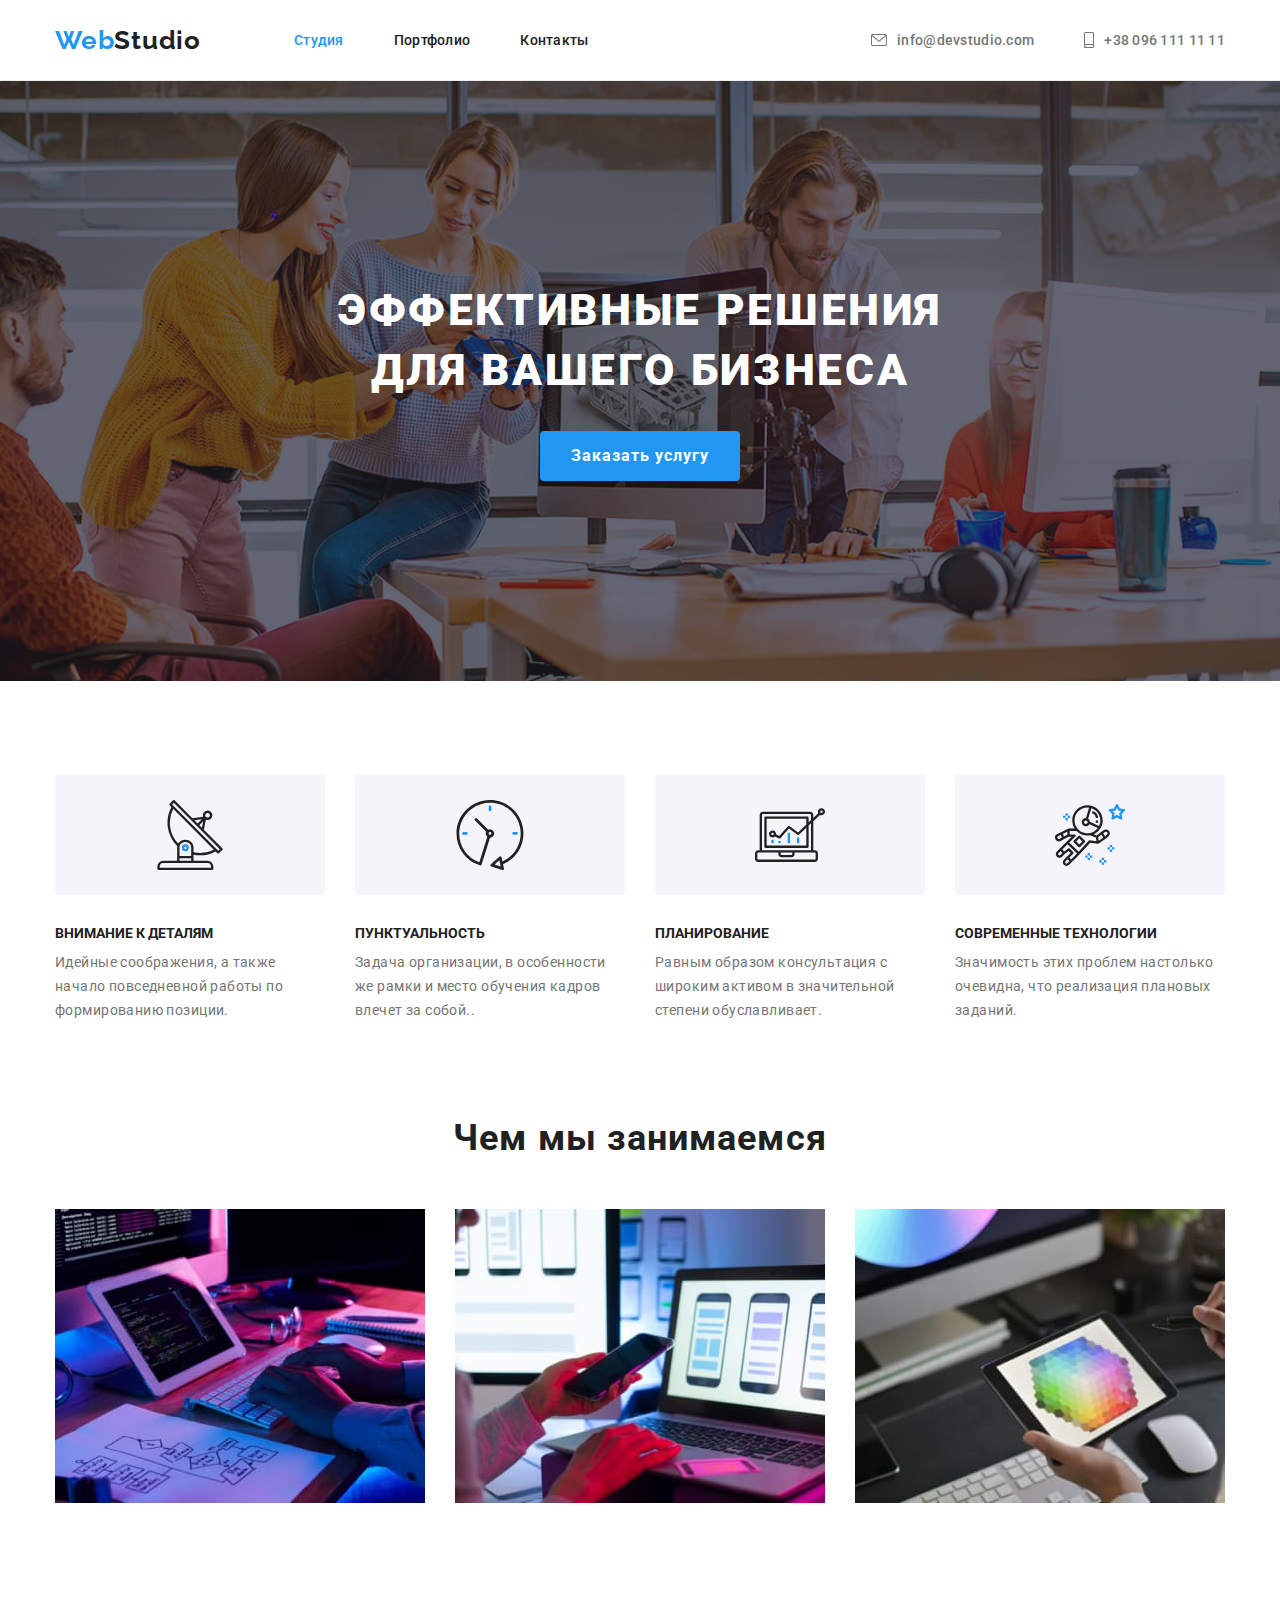
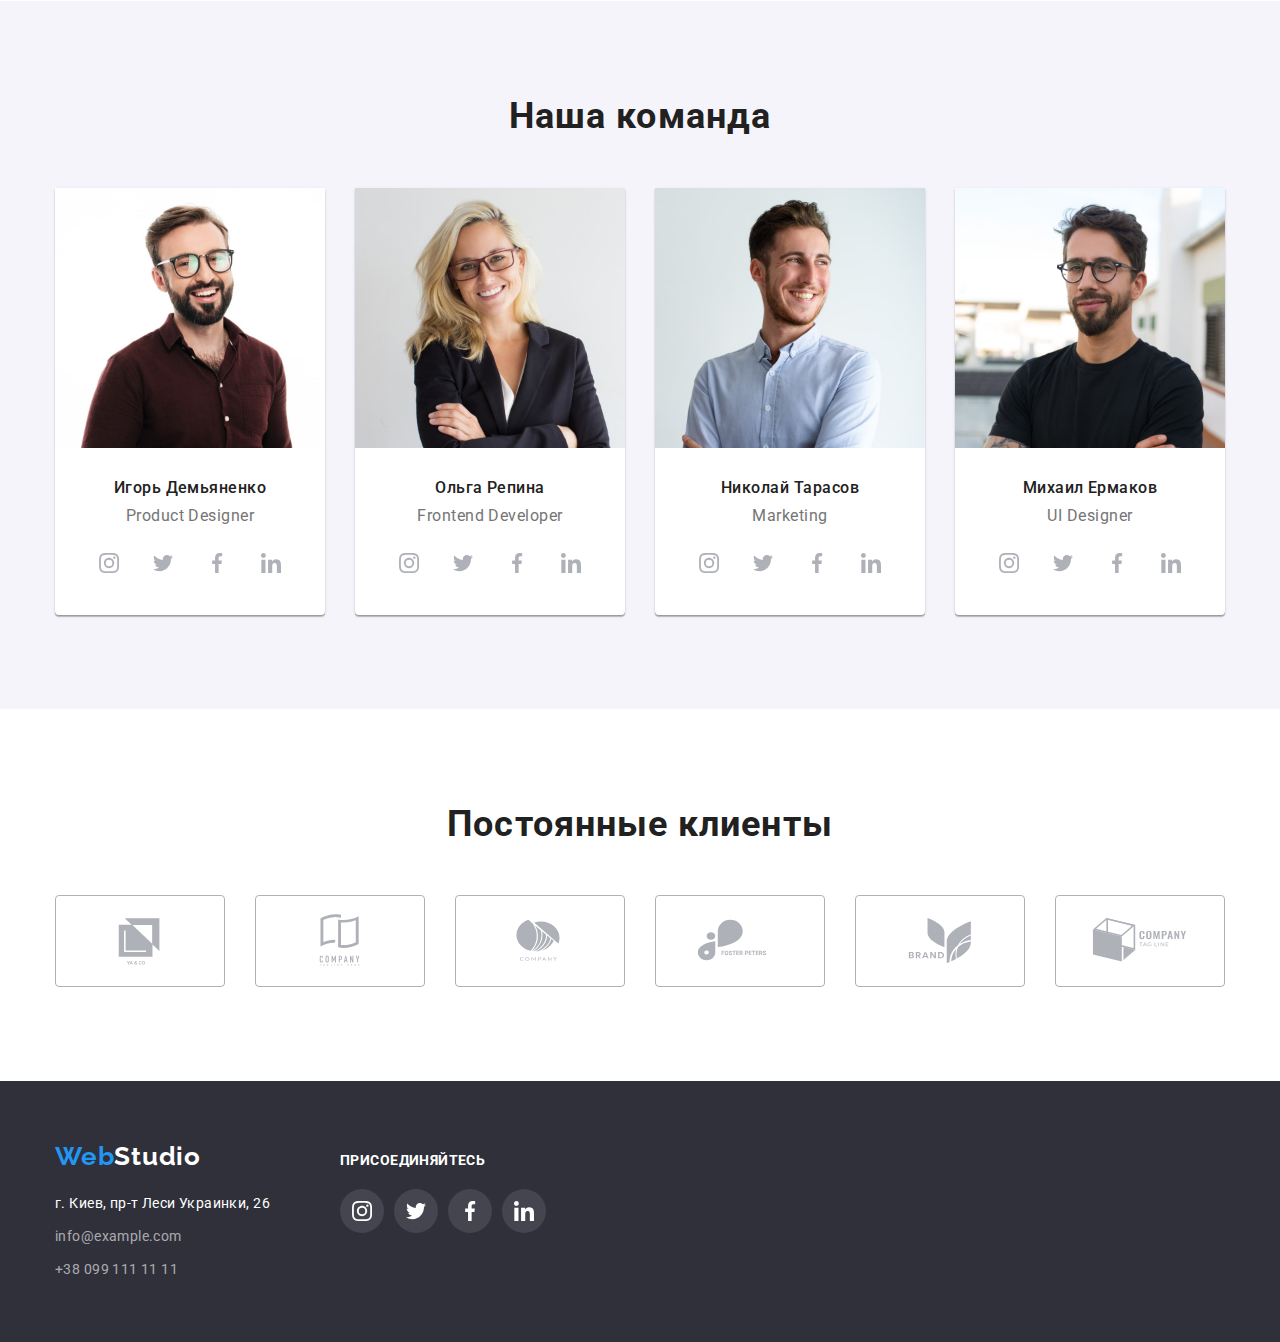
<file: index.html>
<!DOCTYPE html>
<html lang="ru">
<head>
    <meta charset="UTF-8">
    <meta http-equiv="X-UA-Compatible" content="IE=edge">
    <meta name="viewport" content="width=device-width, initial-scale=1.0">
    <title>Web Studio</title>
    <link rel="preconnect" href="https://fonts.gstatic.com">
    <link href=" https://fonts.googleapis.com/css2?family=Raleway:wght@700&family=Roboto:wght@400;500;700;900&display=swap " rel = " stylesheet " >
    <link rel="stylesheet" href="https://cdnjs.cloudflare.com/ajax/libs/modern-normalize/1.0.0/modern-normalize.min.css"/>
    <link rel="stylesheet" href="./css/styles.css"/>
</head>
<body>
  <header class="page-header">
    <div class="container">
      <nav class="nav-header">
          <a href="./index.html" class="log-hdr logo-font"><span class="blue-text">Web</span>Studio</a>
          <ul class="list menu">
              <li class="menu-item"><a class="link header-link-hight active" href="index.html">Студия</a></li>
              <li class="menu-item"><a class="link header-link-hight" href="portfolio.html">Портфолио</a></li>
              <li class="menu-item"><a class="link header-link-hight" href="">Контакты</a></li>
          </ul>
      </nav>       
          <ul class="list menu header-contacts" >
              <li class="menu-item">
                <a class="link header-link-hight grey-text" href="">
                  <svg class="hdr-icon-mail"><use href="./img/icons/sprite.svg#icon-envelope"></use></svg>
                   info@devstudio.com</a>
              </li>
              <li class="menu-item">
                <a class="link header-link-hight grey-text" href="">
                  <svg class="hdr-icon-tel"><use href="./img/icons/sprite.svg#icon-smartphone"></use></svg>
                  +38 096 111 11 11</a>
              </li>
          </ul>
    </div>
  </header>
    <main>
      <section class="main-dark-bg">
         <div class="main-hero hero section-hero">       
          <h1 class="main-title">ЭФФЕКТИВНЫЕ РЕШЕНИЯ<br>ДЛЯ ВАШЕГО БИЗНЕСА</h1>
          <button type="button" class="main-button blue-background">Заказать услугу</button>
        </div>
      </section>
      <section class="section">
        <div class="container ">
          <h2 class="title-invisible">НАШИ ПРЕИМУЩЕСТВА</h2>
          <ul class="list cards-icon-text">
            <li class="card-li-item">
              <div class="card-icon">
                <svg class="card-icons-svg"><use class="" href="./img/icons/sprite.svg#icon-antenna"></use></svg>
              </div>
              <div class="card-content ">
                <h3 class="title-card-content">ВНИМАНИЕ К ДЕТАЛЯМ</h3>
                <p class="text-card-content">Идейные соображения, а также начало повседневной работы по формированию позиции.</p>
              </div>
            </li>
            <li class="card-li-item">
              <div class="card-icon">
                <svg class="card-icons-svg"><use class="" href="./img/icons/sprite.svg#icon-clock"></use></svg>
              </div>
              <div class="card-content">
                <h3 class="title-card-content">ПУНКТУАЛЬНОСТЬ</h3>
                <p class="text-card-content">Задача организации, в особенности же рамки и место обучения кадров влечет за собой..</p>
              </div>
            </li>
            <li class="card-li-item">
              <div class="card-icon">
                <svg class="card-icons-svg"><use class="" href="./img/icons/sprite.svg#icon-diagram"></use></svg>
              </div>
              <div class="card-content ">
                <h3 class="title-card-content">ПЛАНИРОВАНИЕ</h3>
                <p class="text-card-content" >Равным образом консультация с широким активом в значительной степени обуславливает.</p>
              </div>
            </li>
            <li class="card-li-item">
              <div class="card-icon">
                <svg class="card-icons-svg"><use class="" href="./img/icons/sprite.svg#icon-astronaut"></use></svg>
              </div>
              <div class="card-content ">
                <h3 class="title-card-content">СОВРЕМЕННЫЕ ТЕХНОЛОГИИ</h3>
                <p class="text-card-content" >Значимость этих проблем настолько очевидна, что реализация плановых заданий.</p>
              </div>
            </li>
          </ul>
        </div>
      </section>
      <section class="section-works">
        <div class="container">
           <h2 class="works">Чем мы занимаемся</h2>
            <ul class="list list-works">
              <li class="li-img"><img src="img/img.jpg" width="370" height="294" alt="создание сайтов"></li>
              <li class="li-img"><img src="img/img-1.jpg" width="370" height="294" alt="продвижение сайтов"></li>
              <li class="li-img"><img src="img/img-2.jpg" width="370" height="294" alt="дизайн сайтов"></li>
            </ul>
         </div> 
      </section>
      <section class="team section">
         <div class="container">          
                <h2 class="team-title">Наша команда</h2>
                <ul class="list team-member card-set">
                  <li class="team-item">
                    <img src="img/img31.jpg" width="270" height="260" alt="Игорь Демьяненко"/>
                    <h3 class="team-name">Игорь Демьяненко </h3>
                    <p lang="en">Product Designer</p>
                    <ul class="social-icons social-icons-team">
                      <li class="list social-icons-item">
                        <a href="" class="social-icons-link" target="_blank" rel="noopener noreferrer">
                          <svg class="social-icons-svg">
                            <use class="" href="./img/icons/sprite.svg#icon-instagram"></use>
                          </svg>
                        </a>
                      </li>
                      <li class="list social-icons-item">
                        <a href="" class="social-icons-link" target="_blank" rel="noopener noreferrer">
                          <svg class="social-icons-svg">
                            <use class="" href="./img/icons/sprite.svg#icon-twitter"></use>
                          </svg>
                        </a>
                      </li>
                      <li class="list social-icons-item">
                        <a href="" class="social-icons-link" target="_blank" rel="noopener noreferrer">
                          <svg class="social-icons-svg">
                            <use class="" href="./img/icons/sprite.svg#icon-facebook"></use>
                          </svg>
                        </a>
                      </li>
                      <li class="list social-icons-item">
                        <a href="" class="social-icons-link" target="_blank" rel="noopener noreferrer">
                          <svg class="social-icons-svg">
                            <use class="" href="./img/icons/sprite.svg#icon-linkedin"></use>
                          </svg>
                        </a>
                      </li>
                    </ul>
                  </li>
                  <li class="team-item">
                    <img src="img/img32.jpg" width="270" height="260" alt="Ольга Репина"/>
                    <h3 class="team-name">Ольга Репина</h3>
                    <p lang="en">Frontend Developer</p>
                    <ul class="social-icons social-icons-team">
                      <li class="list social-icons-item">
                        <a href="" class="social-icons-link" target="_blank" rel="noopener noreferrer">
                          <svg class="social-icons-svg">
                            <use class="" href="./img/icons/sprite.svg#icon-instagram"></use>
                          </svg>
                        </a>
                      </li>
                      <li class="list social-icons-item">
                        <a href="" class="social-icons-link" target="_blank" rel="noopener noreferrer">
                          <svg class="social-icons-svg">
                            <use class="" href="./img/icons/sprite.svg#icon-twitter"></use>
                          </svg>
                        </a>
                      </li>
                      <li class="list social-icons-item">
                        <a href="" class="social-icons-link" target="_blank" rel="noopener noreferrer">
                          <svg class="social-icons-svg">
                            <use class="" href="./img/icons/sprite.svg#icon-facebook"></use>
                          </svg>
                        </a>
                      </li>
                      <li class="list social-icons-item">
                        <a href="" class="social-icons-link" target="_blank" rel="noopener noreferrer">
                          <svg class="social-icons-svg">
                            <use class="" href="./img/icons/sprite.svg#icon-linkedin"></use>
                          </svg>
                        </a>
                      </li>
                    </ul>
                  </li>
                  <li class="team-item">
                    <img src="img/img33.jpg" width="270" height="260" alt="Николай Тарасов"/>
                    <h3 class="team-name">Николай Тарасов</h3>
                    <p lang="en">Marketing</p>
                    <ul class="social-icons social-icons-team">
                      <li class="list social-icons-item">
                        <a href="" class="social-icons-link" target="_blank" rel="noopener noreferrer">
                          <svg class="social-icons-svg">
                            <use class="" href="./img/icons/sprite.svg#icon-instagram"></use>
                          </svg>
                        </a>
                      </li>
                      <li class="list social-icons-item">
                        <a href="" class="social-icons-link" target="_blank" rel="noopener noreferrer">
                          <svg class="social-icons-svg">
                            <use class="" href="./img/icons/sprite.svg#icon-twitter"></use>
                          </svg>
                        </a>
                      </li>
                      <li class="list social-icons-item">
                        <a href="" class="social-icons-link" target="_blank" rel="noopener noreferrer">
                          <svg class="social-icons-svg">
                            <use class="" href="./img/icons/sprite.svg#icon-facebook"></use>
                          </svg>
                        </a>
                      </li>
                      <li class="list social-icons-item">
                        <a href="" class="social-icons-link" target="_blank" rel="noopener noreferrer">
                          <svg class="social-icons-svg">
                            <use class="" href="./img/icons/sprite.svg#icon-linkedin"></use>
                          </svg>
                        </a>
                      </li>
                    </ul>
                  </li>
                  <li class="team-item">
                    <img src="img/img34.jpg" width="270" height="260" alt="Михаил Ермаков"/>
                    <h3 class="team-name">Михаил Ермаков</h3>
                    <p lang="en">UI Designer</p>
                    <ul class="social-icons social-icons-team">
                      <li class="list social-icons-item">
                        <a href="" class="social-icons-link team-icons-link" target="_blank" rel="noopener noreferrer">
                          <svg class="social-icons-svg">
                            <use class="" href="./img/icons/sprite.svg#icon-instagram"></use>
                          </svg>
                        </a>
                      </li>
                      <li class="list social-icons-item">
                        <a href="" class="social-icons-link team-icons-link" target="_blank" rel="noopener noreferrer">
                          <svg class="social-icons-svg">
                            <use class="" href="./img/icons/sprite.svg#icon-twitter"></use>
                          </svg>
                        </a>
                      </li>
                      <li class="list social-icons-item">
                        <a href="" class="social-icons-link team-icons-link" target="_blank" rel="noopener noreferrer">
                          <svg class="social-icons-svg">
                            <use class="" href="./img/icons/sprite.svg#icon-facebook"></use>
                          </svg>
                        </a>
                      </li>
                      <li class="list social-icons-item">
                        <a href="" class="social-icons-link team-icons-link" target="_blank" rel="noopener noreferrer">
                          <svg class="social-icons-svg">
                            <use class="" href="./img/icons/sprite.svg#icon-linkedin"></use>
                          </svg>
                        </a>
                      </li>
                    </ul>
                  </li>
                </ul>
          </div>
       </section>       
       <section class="section"> 
         <h2 class="title-client">Постоянные клиенты</h2>
        <div class="container list"> 
            <ul class="list client-icons card-set-client">
                <li class="client-icons-item"> 
                  <a href="" class="client-link" target="_blank" rel="noopener noreferrer">
                    <svg class="client-icons-svg" width=106px height=60px>
                      <use class="" href="./img/icons/sprite.svg#icon-logo"></use> 
                      </svg>
                  </a>
                </li>
                <li class="client-icons-item"> 
                  <a href="" class="client-link" target="_blank" rel="noopener noreferrer">
                    <svg class="client-icons-svg" width=106px height=60px>
                      <use class="" href="./img/icons/sprite.svg#icon-logo1"></use> 
                      </svg>
                  </a>
                </li>
                <li class="client-icons-item"> 
                  <a href="" class="client-link" target="_blank" rel="noopener noreferrer">
                    <svg class="client-icons-svg" width=106px height=60px>
                      <use class="" href="./img/icons/sprite.svg#icon-logo2"></use> 
                      </svg>
                  </a>
                </li>
                <li class="client-icons-item"> 
                  <a href="" class="client-link" target="_blank" rel="noopener noreferrer">
                    <svg class="client-icons-svg" width=106px height=60px>
                      <use class="" href="./img/icons/sprite.svg#icon-logo3"></use> 
                      </svg>
                  </a>
                </li>
                    <li class="client-icons-item"> 
                      <a href="" class="client-link" target="_blank" rel="noopener noreferrer">
                        <svg class="client-icons-svg" width=106px height=60px>
                          <use class="" href="./img/icons/sprite.svg#icon-logo4"></use> 
                          </svg>
                      </a>
                    </li>
                    <li class="client-icons-item"> 
                      <a href="" class="client-link" target="_blank" rel="noopener noreferrer">
                        <svg class="client-icons-svg" width=106px height=60px>
                          <use class="" href="./img/icons/sprite.svg#icon-logo5"></use> 
                        </svg>
                      </a>
                    </li>
              </ul>
           </div>      
      </section>
    </main>
    <footer class="ftr-dark-bg">
      <div class="container footer-flex">
        <div>
          <a href="./index.html" class="log logo-font footer-logo"><span class="blue-text">Web</span>Studio</a>
          <address>
          <ul class="list footer-text">
            <li class="adres-txt"><a class="link adres-txt" href="https://goo.gl/maps/XNxuDnSuaGoXyThm7" target="_blank" rel="noopener noreferrer">г. Киев, пр-т Леси Украинки, 26</a></li>
            <li class="footer-grey-txt"><a class=" link footer-grey-txt" href="mailto:info@example.com">info@example.com</a></li>
            <li><a class="link footer-grey-txt" href="tel:+380991111111">+38 099 111 11 11</a></li>
          </ul>
          </address>
        </div>
        <div class="ftr-social">
          <h2 class="ftr-social-title">ПРИСОЕДИНЯЙТЕСЬ</h2>
          <ul class="social-icons">
            <li class="list social-icons-item">
              <a href="" class="ftr-icons-link social-icons-link" target="_blank" rel="noopener noreferrer">
                <svg class="social-icons-svg-ftr">
                  <use class="" href="./img/icons/sprite.svg#icon-instagram"></use>
                </svg>
              </a>
            </li>
            <li class="list social-icons-item">
              <a href="" class="ftr-icons-link social-icons-link" target="_blank" rel="noopener noreferrer">
                <svg class="social-icons-svg-ftr">
                  <use class="" href="./img/icons/sprite.svg#icon-twitter"></use>
                </svg>
              </a>
            </li>
            <li class="list social-icons-item">
              <a href="" class="ftr-icons-link social-icons-link" target="_blank" rel="noopener noreferrer">
                <svg class="social-icons-svg-ftr">
                  <use class="" href="./img/icons/sprite.svg#icon-facebook"></use>
                </svg>
              </a>
            </li>
            <li class="list social-icons-item">
              <a href="" class="ftr-icons-link social-icons-link" target="_blank" rel="noopener noreferrer">
                <svg class="social-icons-svg-ftr">
                  <use class="" href="./img/icons/sprite.svg#icon-linkedin"></use>
                </svg>
              </a>
            </li>
          </ul>
        </div>
      </div>
    </footer>  
</body>
</html>
</file>
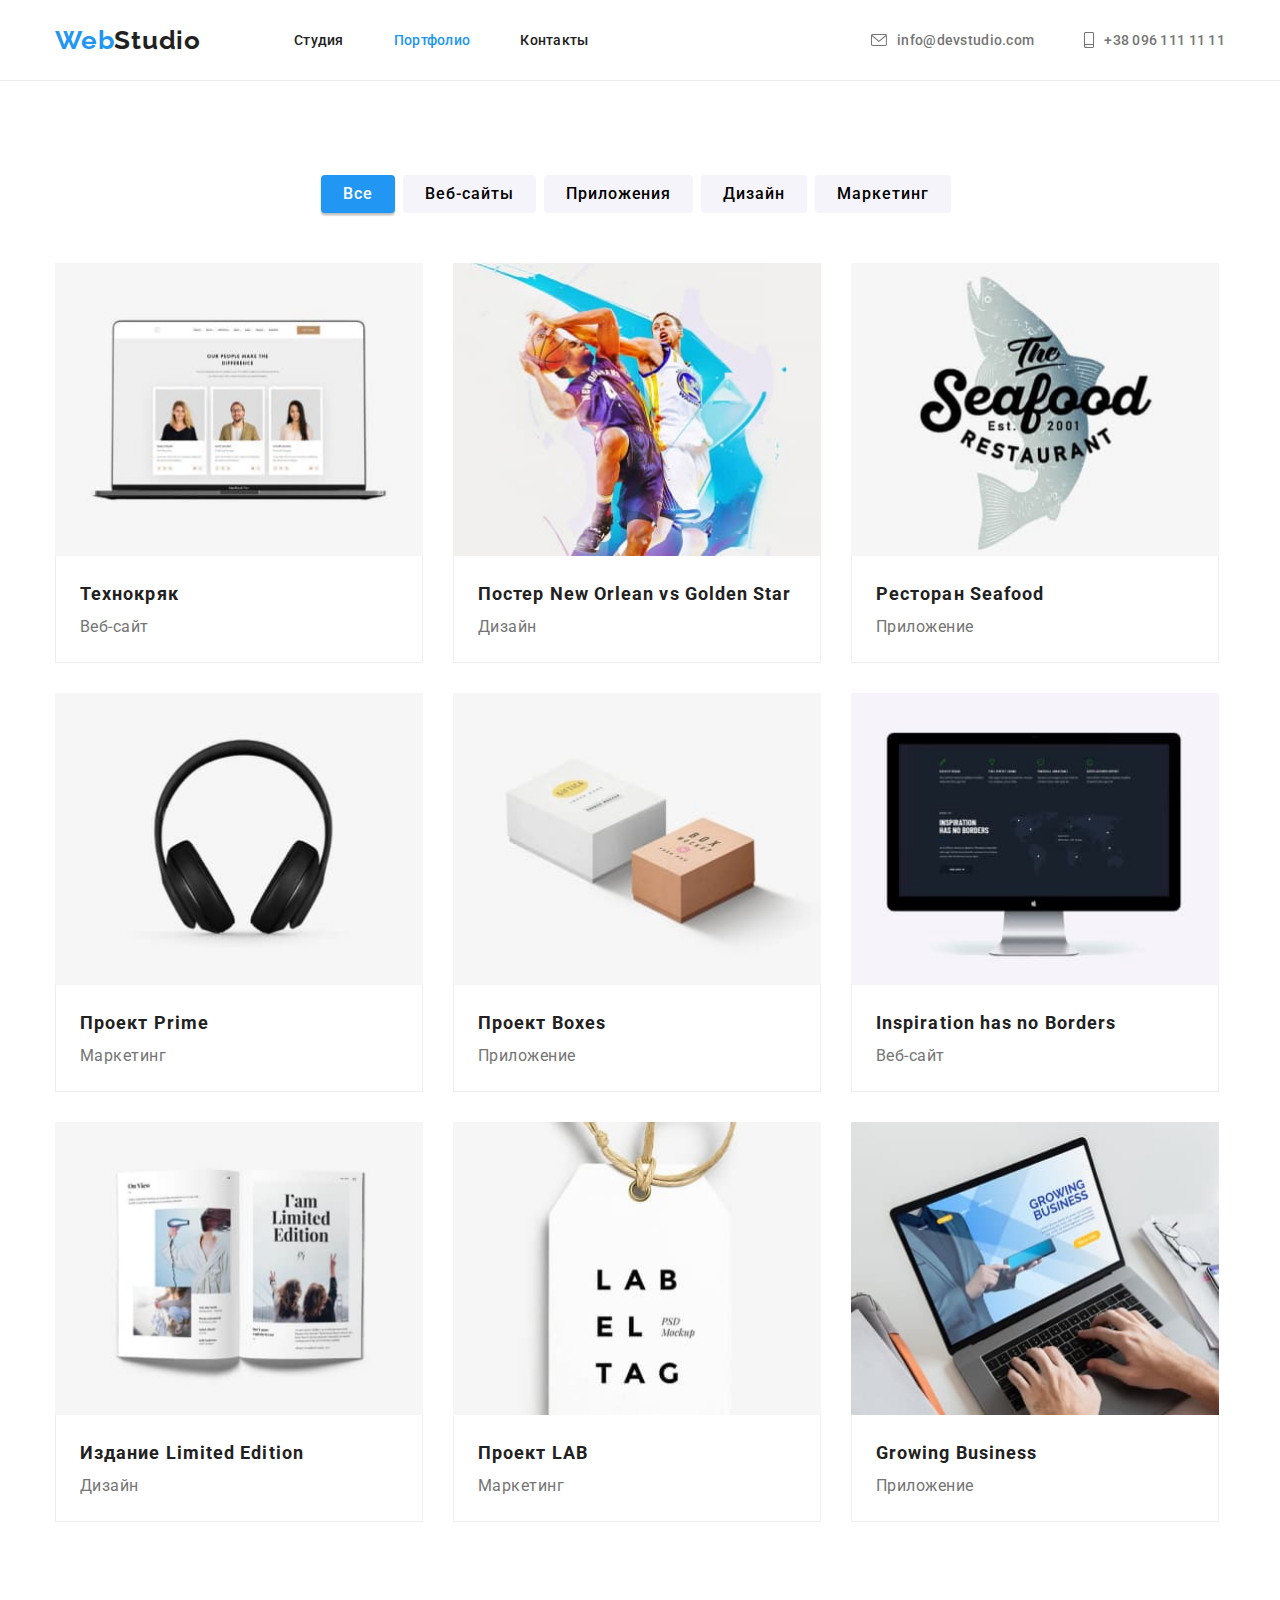
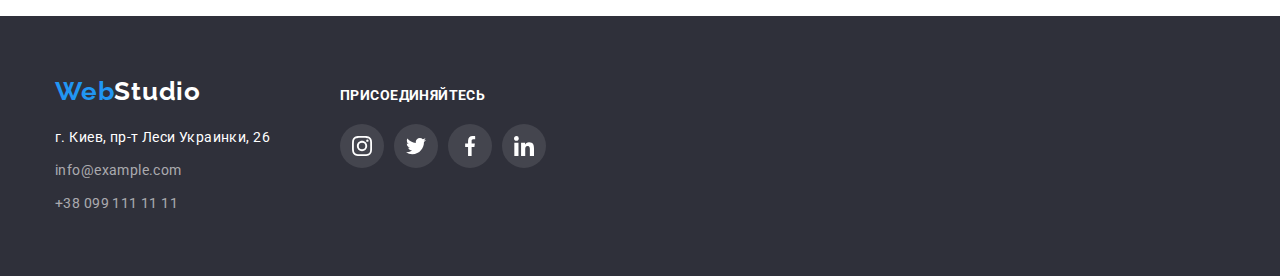
<file: portfolio.html>
<!DOCTYPE html>
<html lang="ru">
  <head>
    <meta charset="UTF-8">
    <meta http-equiv="X-UA-Compatible" content="IE=edge">
    <meta name="viewport" content="width=device-width, initial-scale=1.0">
    <title>Web Studio</title>
    <link rel="preconnect" href="https://fonts.gstatic.com">
    <link  href = " https://fonts.googleapis.com/css2?family=Raleway:wght@700&family=Roboto:wght@400;500;700;900&display=swap " rel = " stylesheet " >
    <link rel="stylesheet" href="https://cdnjs.cloudflare.com/ajax/libs/modern-normalize/1.0.0/modern-normalize.min.css"/>
    <link rel="stylesheet" href="./css/styles.css"/>
</head>
<body>
  <header class="page-header">
    <div class="container">
      <nav class="nav-header">
          <a href="./index.html" class="log-hdr logo-font"><span class="blue-text">Web</span>Studio</a>
          <ul class="list menu">
              <li class="menu-item"><a class="link header-link-hight" href="index.html">Студия</a></li>
              <li class="menu-item"><a class="link header-link-hight active" href="portfolio.html">Портфолио</a></li>
              <li class="menu-item"><a class="link header-link-hight" href="">Контакты</a></li>
          </ul>
      </nav>       
          <ul class="list menu header-contacts" >
              <li class="menu-item">
                <a class="link header-link-hight grey-text" href="">
                  <svg class="hdr-icon-mail"><use href="./img/icons/sprite.svg#icon-envelope"></use></svg>
                   info@devstudio.com</a>
              </li>
              <li class="menu-item">
                <a class="link header-link-hight grey-text" href="">
                  <svg class="hdr-icon-tel"><use href="./img/icons/sprite.svg#icon-smartphone"></use></svg>
                  +38 096 111 11 11</a>
              </li>
          </ul>
    </div>
  </header>
  <main>
    <section class="section">
      <div class="container">
          <h1 class="title-invisible">НАШИ ПРОЭКТЫ</h1>
          <ul class="list menu-button">
            <li class="li-button"><button type="button" class="button button-all" autofocus>Все</button></li>
            <li class="li-button"><button type="button" class="button">Веб-сайты</button></li>
            <li class="li-button"><button type="button" class="button">Приложения</button></li>
            <li class="li-button"><button type="button" class="button">Дизайн</button></li>
            <li class="li-button"><button type="button" class="button">Маркетинг</button></li>
          </ul>
          <ul class="list cards">
              <li class="list-card">
                <a class="card-portf" href=""> 
                <img class="card-img" src="./img/img41.jpg" width="370" height="294" alt="Технокряк"/>
                <div class="card">
                  <h3 class="card-title">Технокряк</h3> 
                  <p class="card-body-item">Веб-сайт</p>
                </div>
                </a> 
              </li>
              <li class="list-card">
                <a class="card-portf" href=""> 
                <img class="card-img" src="./img/img42.jpg" width="370" height="294" alt="Постер New Orlean vs Golden Star"/>
                <div class="card">
                  <h3 class="card-title">Постер New Orlean vs Golden Star</h3> 
                  <p class="card-body-item">Дизайн</p>
                </div>
                </a> 
              </li>
              <li class="list-card">
                <a class="card-portf" href=""> 
                <img class="card-img" src="./img/img43.jpg" width="370" height="294" alt="Ресторан Seafood"/>
                <div class="card">
                  <h3 class="card-title">Ресторан Seafood</h3> 
                  <p class="card-body-item">Приложение</p>
                </div>
                </a>
              </li>  
              <li class="list-card">
                <a class="card-portf" href=""> 
                <img class="card-img" src="./img/img51.jpg" width="370" height="294" alt="Проект Prime"/>
                <div class="card">
                  <h3 class="card-title">Проект Prime</h3> 
                  <p class="card-body-item">Маркетинг</p>
                </div>
                </a>
              </li>  
              <li class="list-card">
                <a class="card-portf" href=""> 
                 <img class="card-img" src="./img/img52.jpg" width="370" height="294" alt="Проект Boxes"/>
                 <div class="card">
                  <h3 class="card-title">Проект Boxes</h3> 
                  <p class="card-body-item">Приложение</p>
                </div>
                </a>
              </li>
              <li class="list-card">
                <a class="card-portf" href=""> 
                <img class="card-img" src="./img/img53.jpg" width="370" height="294" alt="Inspiration has no Borders"/>
                <div class="card">
                   <h3 class="card-title">Inspiration has no Borders</h3> 
                  <p class="card-body-item">Веб-сайт</p>
                </div>
                </a>
              </li>
              <li class="list-card">
                <a class="card-portf" href=""> 
                <img class="card-img" src="./img/img61.jpg" width="370" height="294" alt="Издание Limited Edition"/>
                <div class="card">
                  <h3 class="card-title">Издание Limited Edition</h3> 
                  <p class="card-body-item">Дизайн</p>
                </div>
                </a>
              </li>
              <li class="list-card">
                <a class="card-portf" href=""> 
                <img class="card-img" src="./img/img62.jpg" width="370" height="294" alt="Проект LAB"/>
                <div class="card">
                  <h3 class="card-title">Проект LAB</h3> 
                  <p class="card-body-item">Маркетинг</p>
                </div>
                </a>
              </li>
              <li class="list-card">
                <a class="card-portf" href=""> 
                <img class="card-img" src="./img/img63.jpg" width="370" height="294" alt="Growing Business"/>
                  <div class="card">
                  <h3 class="card-title">Growing Business</h3> 
                  <p class="card-body-item">Приложение</p>
                </div>
                </a>
              </li>
            </ul>
     </div>       
    </section>  
  </main>
  <footer class="ftr-dark-bg">
    <div class="container footer-flex">
      <div>
        <a href="./index.html" class="log logo-font footer-logo"><span class="blue-text">Web</span>Studio</a>
        <address>
        <ul class="list footer-text">
          <li class="adres-txt"><a class="link adres-txt" href="https://goo.gl/maps/XNxuDnSuaGoXyThm7" target="_blank" rel="noopener noreferrer">г. Киев, пр-т Леси Украинки, 26</a></li>
          <li class="footer-grey-txt"><a class=" link footer-grey-txt" href="mailto:info@example.com">info@example.com</a></li>
          <li><a class="link footer-grey-txt" href="tel:+380991111111">+38 099 111 11 11</a></li>
        </ul>
        </address>
      </div>
      <div class="ftr-social">
        <h2 class="ftr-social-title">ПРИСОЕДИНЯЙТЕСЬ</h2>
        <ul class="social-icons">
          <li class="list social-icons-item">
            <a href="" class="ftr-icons-link social-icons-link" target="_blank" rel="noopener noreferrer">
              <svg class="social-icons-svg-ftr">
                <use class="" href="./img/icons/sprite.svg#icon-instagram"></use>
              </svg>
            </a>
          </li>
          <li class="list social-icons-item">
            <a href="" class="ftr-icons-link social-icons-link" target="_blank" rel="noopener noreferrer">
              <svg class="social-icons-svg-ftr">
                <use class="" href="./img/icons/sprite.svg#icon-twitter"></use>
              </svg>
            </a>
          </li>
          <li class="list social-icons-item">
            <a href="" class="ftr-icons-link social-icons-link" target="_blank" rel="noopener noreferrer">
              <svg class="social-icons-svg-ftr">
                <use class="" href="./img/icons/sprite.svg#icon-facebook"></use>
              </svg>
            </a>
          </li>
          <li class="list social-icons-item">
            <a href="" class="ftr-icons-link social-icons-link" target="_blank" rel="noopener noreferrer">
              <svg class="social-icons-svg-ftr">
                <use class="" href="./img/icons/sprite.svg#icon-linkedin"></use>
              </svg>
            </a>
          </li>
        </ul>
      </div>
    </div>
  </footer> 
</body>
</html>
</file>
<file: css/styles.css>
:root {
    --white-color:#FFFFFF ;
    --black-color:#212121 ;
    --brand-color: #FFFFFF ;
    --grey-color: #757575;
    --object-color: #2196F3 ;
    --dark-bg: #2F303A ;
    --main-font: "Roboto",  sans-serif;
}
html {
    box-sizing: border-box;
}
body {
    background: var(--brand-color) ;
    color:var(--black-color);
    font-family: var(--main-font);
}  

*,
*::before,
*::after {
    box-sizing: inherit;
}
h1,
h2,
h3,
p {
  margin-top: 0;
  margin-bottom: 0;
}
a {
    /*outline: none;*/
    text-decoration: none;
    color:var(--black-color);
  }

img {
    display: block;
    max-width: 100%;
    height: auto;
}
nav a.active {
    color:var(--object-color);
}
.list {
    margin: 0;
    padding-left: 0;
    list-style: none;
}
.container {
  width: 1200px;
  padding-left: 15px;
  padding-right: 15px;
  margin-left: auto;
  margin-right: auto;
}
.section {
    padding-top: 94px;
    padding-bottom: 94px;
}

.logo-font {
    font-family:"Raleway", sans-serif;
    font-size: 26px;
    line-height: 1.17;
    letter-spacing: 0.03em;
    font-weight: 700;
}

.log-hdr {
    display: inline-block;
    margin-right: 93px;
    padding: 24px 0%;
}

.log {
    display: inline-block;
    }
.page-header {
    border-bottom: 1px solid rgba(236, 236, 236, 1)
}
.page-header .container {
    display: flex;
    justify-content: flex-end;
}
.header-contacts {
    align-items: center;
}   
.header-link-hight {
    display: flex;
    align-items: center;
    padding: 32px 0px;
}     
.menu {
    display: inline-flex;
}

.menu-item:not(:last-child) {
    margin-right: 50px;
}
.nav-header {
    display: flex;
    align-items: center;
    margin-right: auto;
}
.hdr-icon-mail {
    width: 16px;
    height: 12px;
    margin-right: 10px;
    fill: currentColor; 
}
.hdr-icon-tel {
    width: 10px;
    height: 16px;
    margin-right: 10px;
    fill: currentColor; 
}

header {
    background:var(--brand-color);
    font-weight: 500;
    font-size: 14px;
    line-height: 1.17;
    letter-spacing: 0.02em;
  }

.section-hero {
    display: flex;
    flex-direction: column;
    align-items: center;
    justify-content: center;
    margin-right: auto;
    margin-left: auto;
   
}
.hero {
    padding: 200px 0px;
}
.blue-text {
    color: var(--object-color);
}

.link:hover,
.link:focus {
  color: var(--object-color);
  
}

.button:hover,
.button:focus {
  color: var(--white-color); 
  background: var(--object-color);
  box-shadow:   0px 2px 2px 0px rgba(0, 0, 0, 0.12),
                0px 1px 2px 0px rgba(0, 0, 0, 0.08),
                0px 3px 1px 0px rgba(0, 0, 0, 0.1);
}

.main-title {
    font-size: 44px;
    font-weight: 900;
    letter-spacing: 0.06em;
    line-height: 1.36;
    color: var(--white-color) ;
    text-align: center;
 }

.main-hero {
    background-image: linear-gradient(to right,
    rgba(47, 48, 58, 0.4),
    rgba(47, 48, 58, 0.4)),
    url(../img/mainbackground.png);
    background-repeat: no-repeat;
    background-position: center;
    background-size: auto;
    max-width: 1600px;
}

.main-dark-bg {
    background: var(--dark-bg);
    max-width: 1600px;
    margin: auto;
   }

.main-button {
    color: var(--white-color) ;
    font-weight: 700;
    line-height: 1.88;
    text-align: center;
    letter-spacing: 0.06em;
    height: 50px;
    width: 200px;
    border: none;
    border-radius: 4px;
    margin-top: 30px;
    padding: 0;
}

.title-invisible {
    display: none;
}

.cards-icon-text {
    display: flex;
     width: 270px;
}
.card-li-item:not(:last-child)  {
    margin-right: 30px;
}

.card-icon {
    display: flex;
    background: #F5F4FA;
    border-radius: 4px;
     width: 270px;
     height: 120px;
    align-items: center;
    margin-bottom: 30px;
}
.card-content {
    display: block;
}
.title-card-content {
    font-size: 14px;
    text-align: left;
    margin-bottom: 10px;
}

.text-card-content {
    width: 270px;
    font-size: 14px;
    line-height: 1.71;
    letter-spacing: 0.03em;
    color:var(--grey-color);
}

 .works-icons-item {
    display: flex;
    align-items: center;
    height: 120px ;
    width: 270px;
    background: #F5F4FA; 
 } 
.card-icons-svg {
    height: 70px;
    width: auto;
}

.section-works {
     padding-bottom: 94px;
}
.list-works {
    display: inline-flex; 
}
.li-img:not(:last-child) {
  margin-right: 30px;
  }
.card-set {
    display: flex;
    flex-wrap: wrap;
    margin-left: -30px;
    margin-top: -50px;
}
.team-item {
    margin-left: 30px;
    margin-top: 50px;
    background: var(--brand-color);
    box-shadow: 0px 1px 3px rgba(0, 0, 0, 0.12), 
                0px 1px 1px rgba(0, 0, 0, 0.14), 
                0px 2px 1px rgba(0, 0, 0, 0.2);
    border-radius: 0px 0px 4px 4px;
    width: 270px;
}

.works,
.team-title  {
    font-size: 36px;
    line-height: 1.17;
    letter-spacing: 0.03em;
    text-align: center;
    margin-bottom: 50px ; 
   }
.team {
    background: #F5F4FA; 
}
.team-member {
    font-size: 16px;
    line-height: 1.17;
    letter-spacing: 0.03em;
    text-align: center;
    color:var(--grey-color);
   }
.team-name {
    font-size: 16px;
    line-height: 1.19;
    font-weight: 500;
    text-align: center;
    letter-spacing: 0.03em;
    color:var(--black-color);
    padding-top: 30px ;
    padding-bottom: 10px ;
}
.grey-text {
    color:var(--grey-color) ;
}
footer {
    padding: 60px 0px; 
}
.footer-logo {
    margin-bottom: 20px ;
    color:var(--white-color) ;
}
.footer-text {
    font-style: normal;   
    font-size: 14px;
    line-height: 1.71;
    letter-spacing: 0.03em;
}
.adres-txt{
    color:var(--white-color);
    margin-bottom: 9px;
}
.footer-grey-txt {
    color: rgba(255, 255, 255, 0.6);
    margin-bottom: 9px;
}

.blue-background {
    background: var(--object-color) ;
}
.li-button {
    margin-right: 8px;
}
.button {
    cursor: pointer;
    background: #F5F4FA ;
    font-weight: 500;
    font-size: 16px;
    line-height: 1.63;
    letter-spacing: 0.06em;
    border: 0px;
    border-radius: 4px;
    
    padding: 6px 22px;
    outline-style: none ;
    transition: color;
    transition: background-color;
    transition: box-shadow; 
    transition: 250ms;
    /*transition-duration: 250ms; почему-то работает только для рядом стоящего свойства*/
    transition-timing-function: cubic-bezier(0.4, 0, 0.2, 1);
   } 
.button-all { /* кнопка синяя всегда*/
    color: var(--white-color); 
    background: var(--object-color);
}

 .menu-button {
    display: flex;
    justify-content: center;
    flex-wrap: wrap;
    margin-bottom: 50px;
 }
.card-img {
    margin-bottom: -1px;
}
.card-title {
    font-weight: 700;
    font-size: 18px;
    line-height: 2;
    letter-spacing: 0.06em;
    }
.card-body-item {
    font-weight: 400 ;
    font-size: 16px ;
    line-height: 1.88 ;
    letter-spacing: 0.03em;
    color:var(--grey-color);
    }
.card {
        padding: 20px 24px;
        border: 1px solid #EEEEEE;
}
.card-portf {
    box-sizing: border-box;
}
.cards {
    display: flex;
    flex-wrap: wrap;
    flex-basis: calc((100% - 3 * 30px) / 3);
    margin-left: -30px;
    margin-top: -30px;
}
.list-card {
        display: flex;
    margin-left: 30px;
    margin-top: 30px;
    padding-top: 0 px;
    background: var(--brand-color);    
    width: 368px;
 }

.card-portf:hover,
.card-portf:focus { 
    box-shadow:   0px 2px 2px 0px rgba(0, 0, 0, 0.12),
                0px 1px 2px 0px rgba(0, 0, 0, 0.08),
                0px 3px 1px 0px rgba(0, 0, 0, 0.1);
}
.social-icons {
    display: inline-flex;
    padding-inline-start: 0px;
    margin-block-start: 0px;
    margin-block-end: 0px;
}
.social-icons-team {
    padding-top: 16px;
    padding-bottom: 30px;
}
.social-icons-svg {
    width: 20px;
    height: 20px;
    fill: rgba(175, 177, 184, 1);
   }

.social-icons-link:hover .social-icons-svg,
.social-icons-link:focus .social-icons-svg {
      fill: var(--brand-color);
}
.social-icons-link:hover,
.social-icons-link:focus {
     background-color:  var(--object-color);
}


.social-icons-link {
    display: flex;
    align-items: center;
    justify-content: center;
    width: 44px;
    height: 44px;
    border-radius: 50%;
}

.social-icons-item:not(:last-child) {
    margin-right: 10px;
}

.title-client {
    font-size: 36px;
    line-height: 1.17;
    text-align: center;
    letter-spacing: 0.03em;
    margin-bottom: 50px;
   }

.client-icons {
     display: block;
}

.client-icons-item {
    width: 170px ;
    height: 92px ;
    border: 1px solid #AFB1B8 ;
    box-sizing: border-box;
    border-radius: 4px;
 } 

.client-icons :not(:last-child) {
    margin-right: 30px;
}
.client-link{
    display: flex;
    justify-content: center;
    align-items: center;
    width: 100%;
    height: 100%;
    fill: rgba(175, 177, 184, 1);
}


/*.client-icons-svg {
    box-shadow: none;
    fill:  currentColor;
}  */

.card-set-client {
    display: flex;
    flex-wrap: wrap;
}

.client-link:hover,
.client-link:focus  {
    fill:  var(--object-color);
    border-color:var(--object-color) ;
    box-shadow:   0px 2px 2px 0px rgba(0, 0, 0, 0.12),
                0px 1px 2px 0px rgba(0, 0, 0, 0.08),
                0px 3px 1px 0px rgba(0, 0, 0, 0.1);
}

.ftr-dark-bg {
    background: var(--dark-bg);
}
.footer-flex {
    display: flex;
    align-items: baseline;
    margin-right: auto;
}
.ftr-social {
    margin-left: 70px;
}
.social-icons-svg-ftr {
    width: 20px;
    height: 20px;
    fill: var(--brand-color);
}
.ftr-social-title {
    font-size: 14px;
    line-height: 1.14;
    letter-spacing: 0.03em;
    color: var(--brand-color);
    margin-bottom: 20px;
}
.ftr-icons-link {
    background-color:rgba(255, 255, 255, 0.1);
}
</file>
